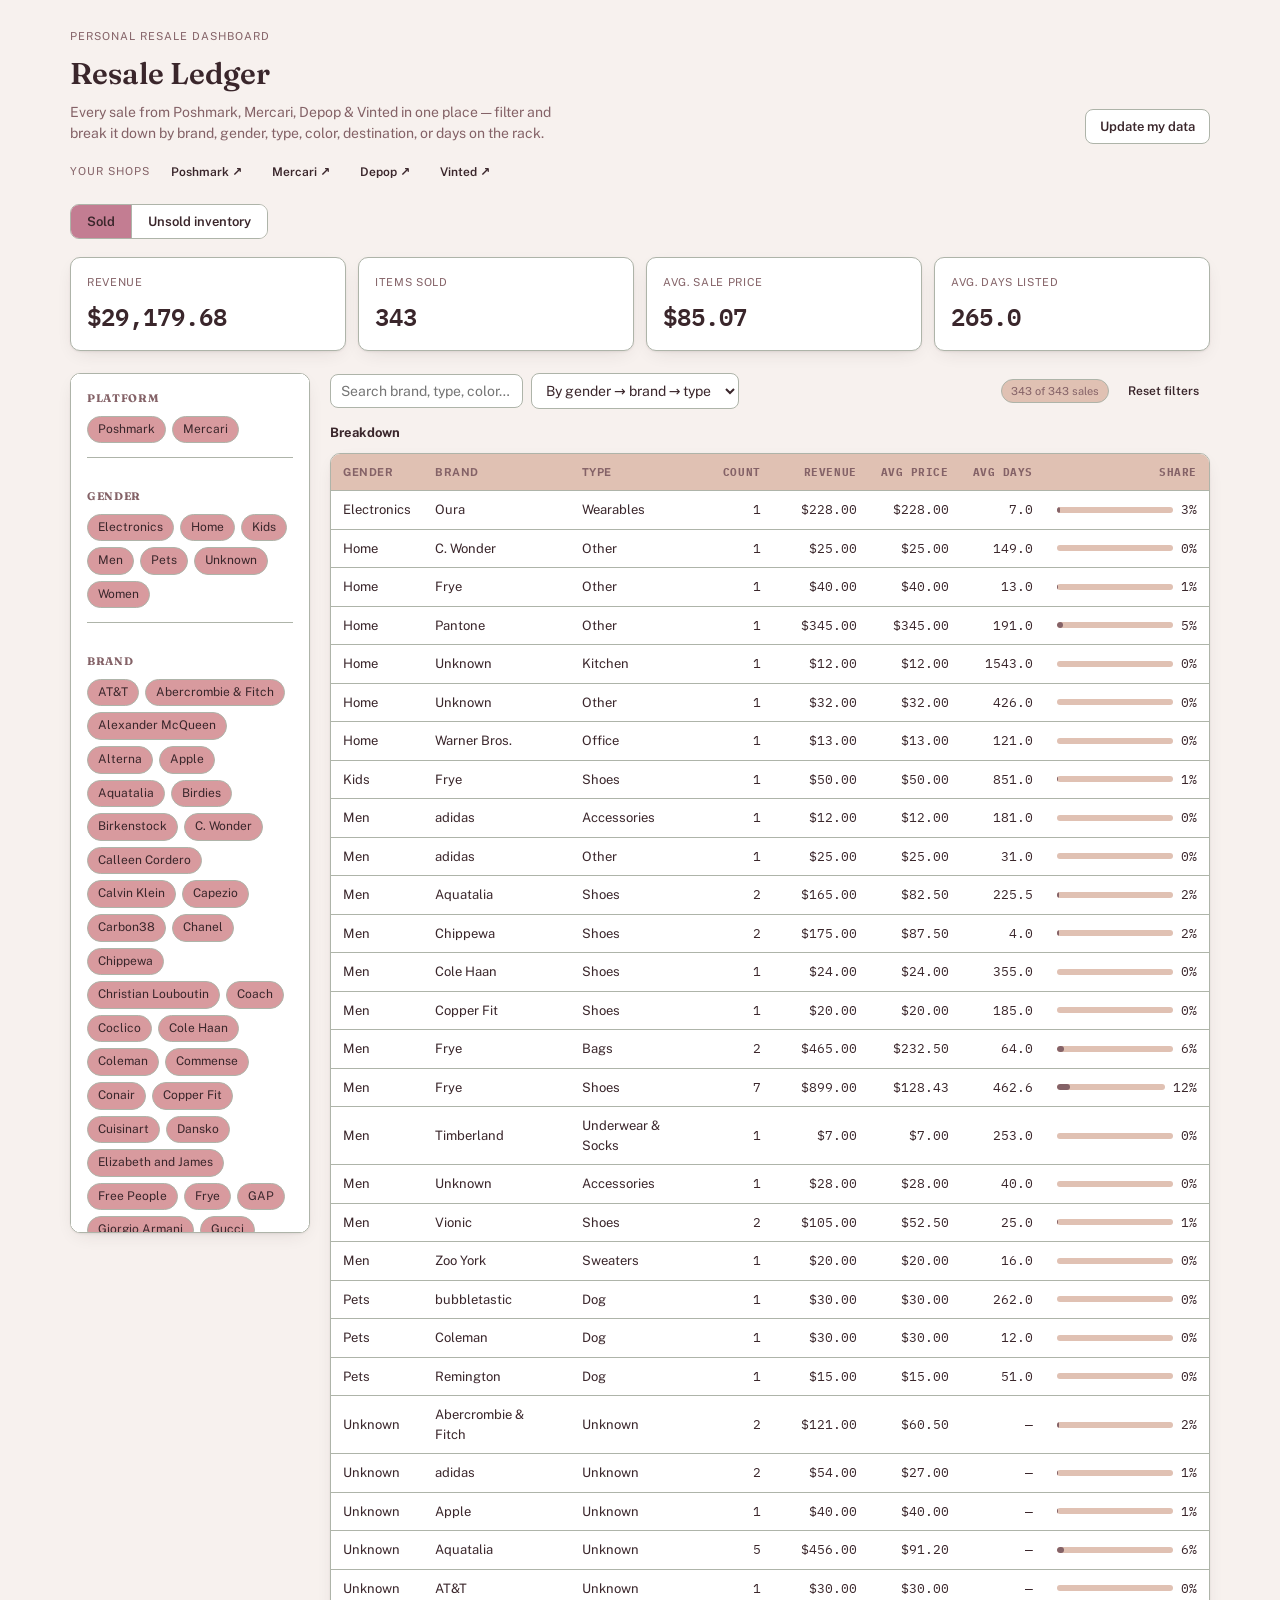
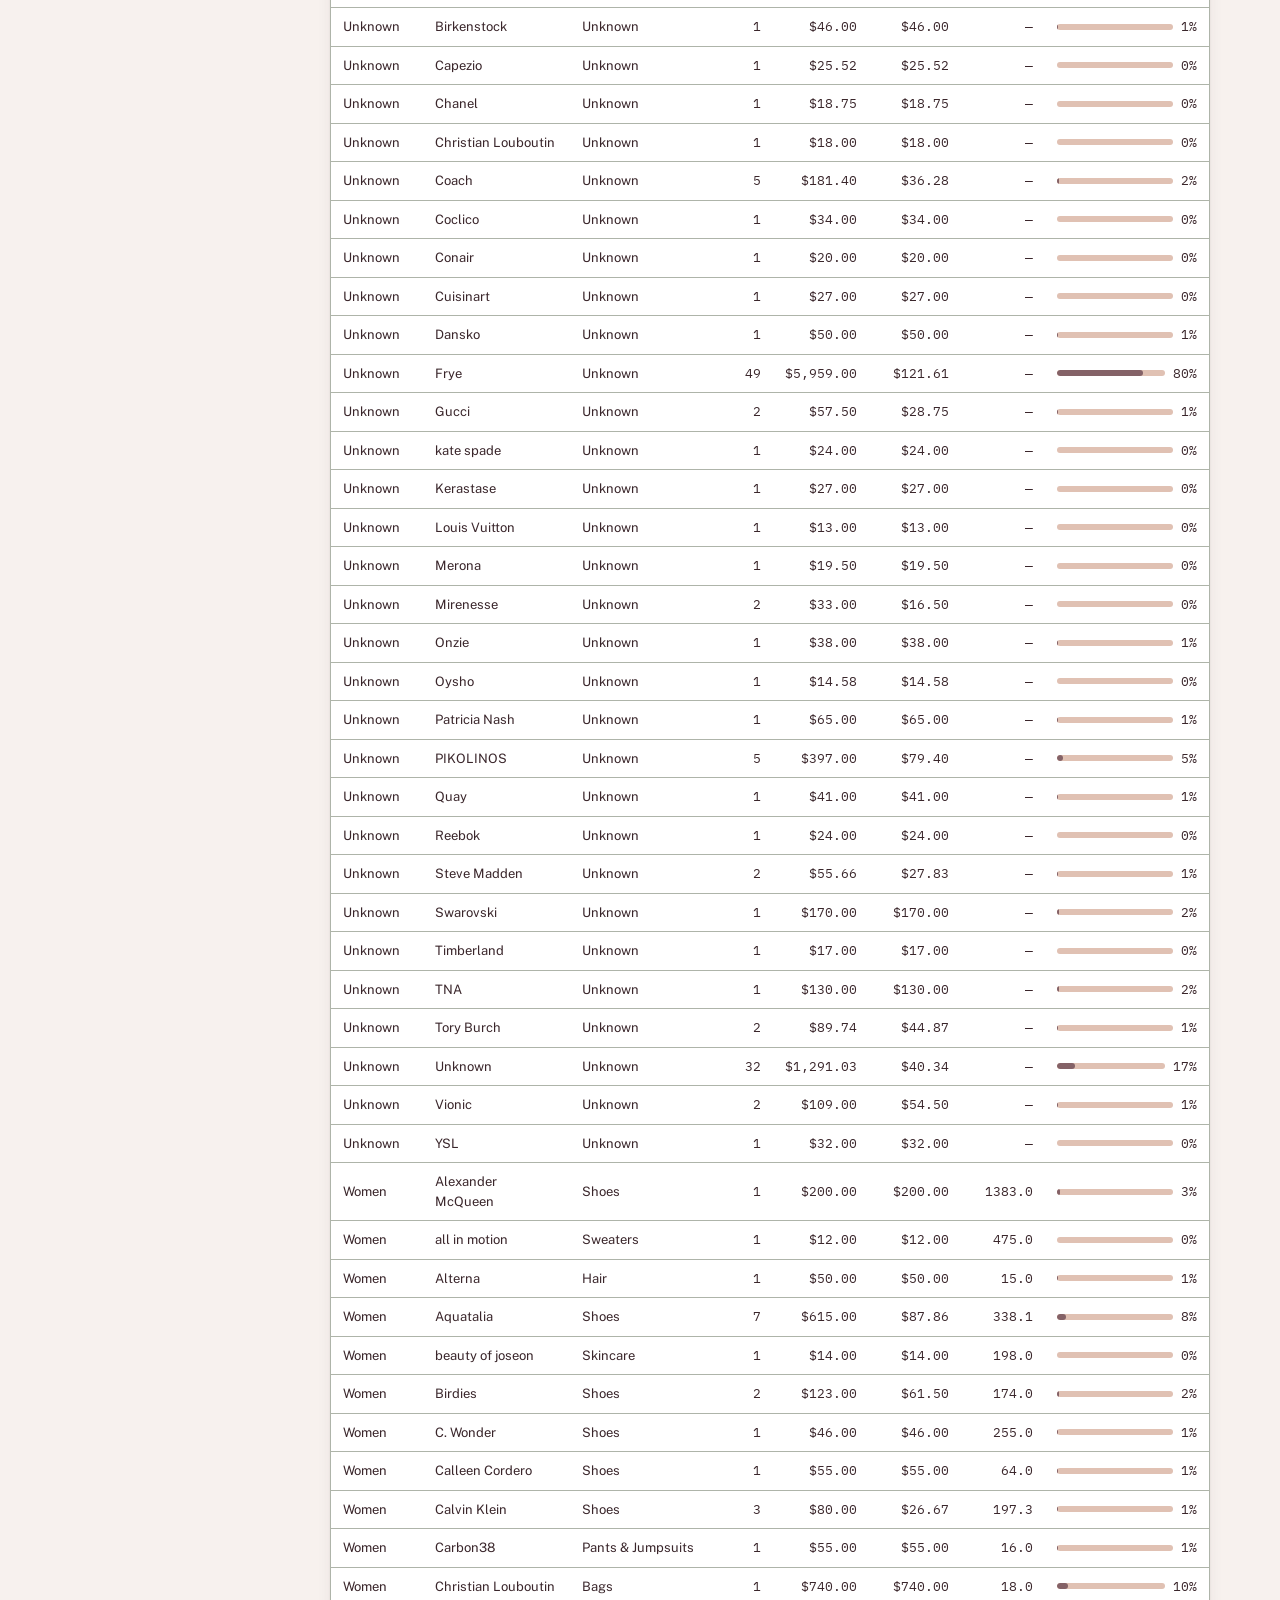
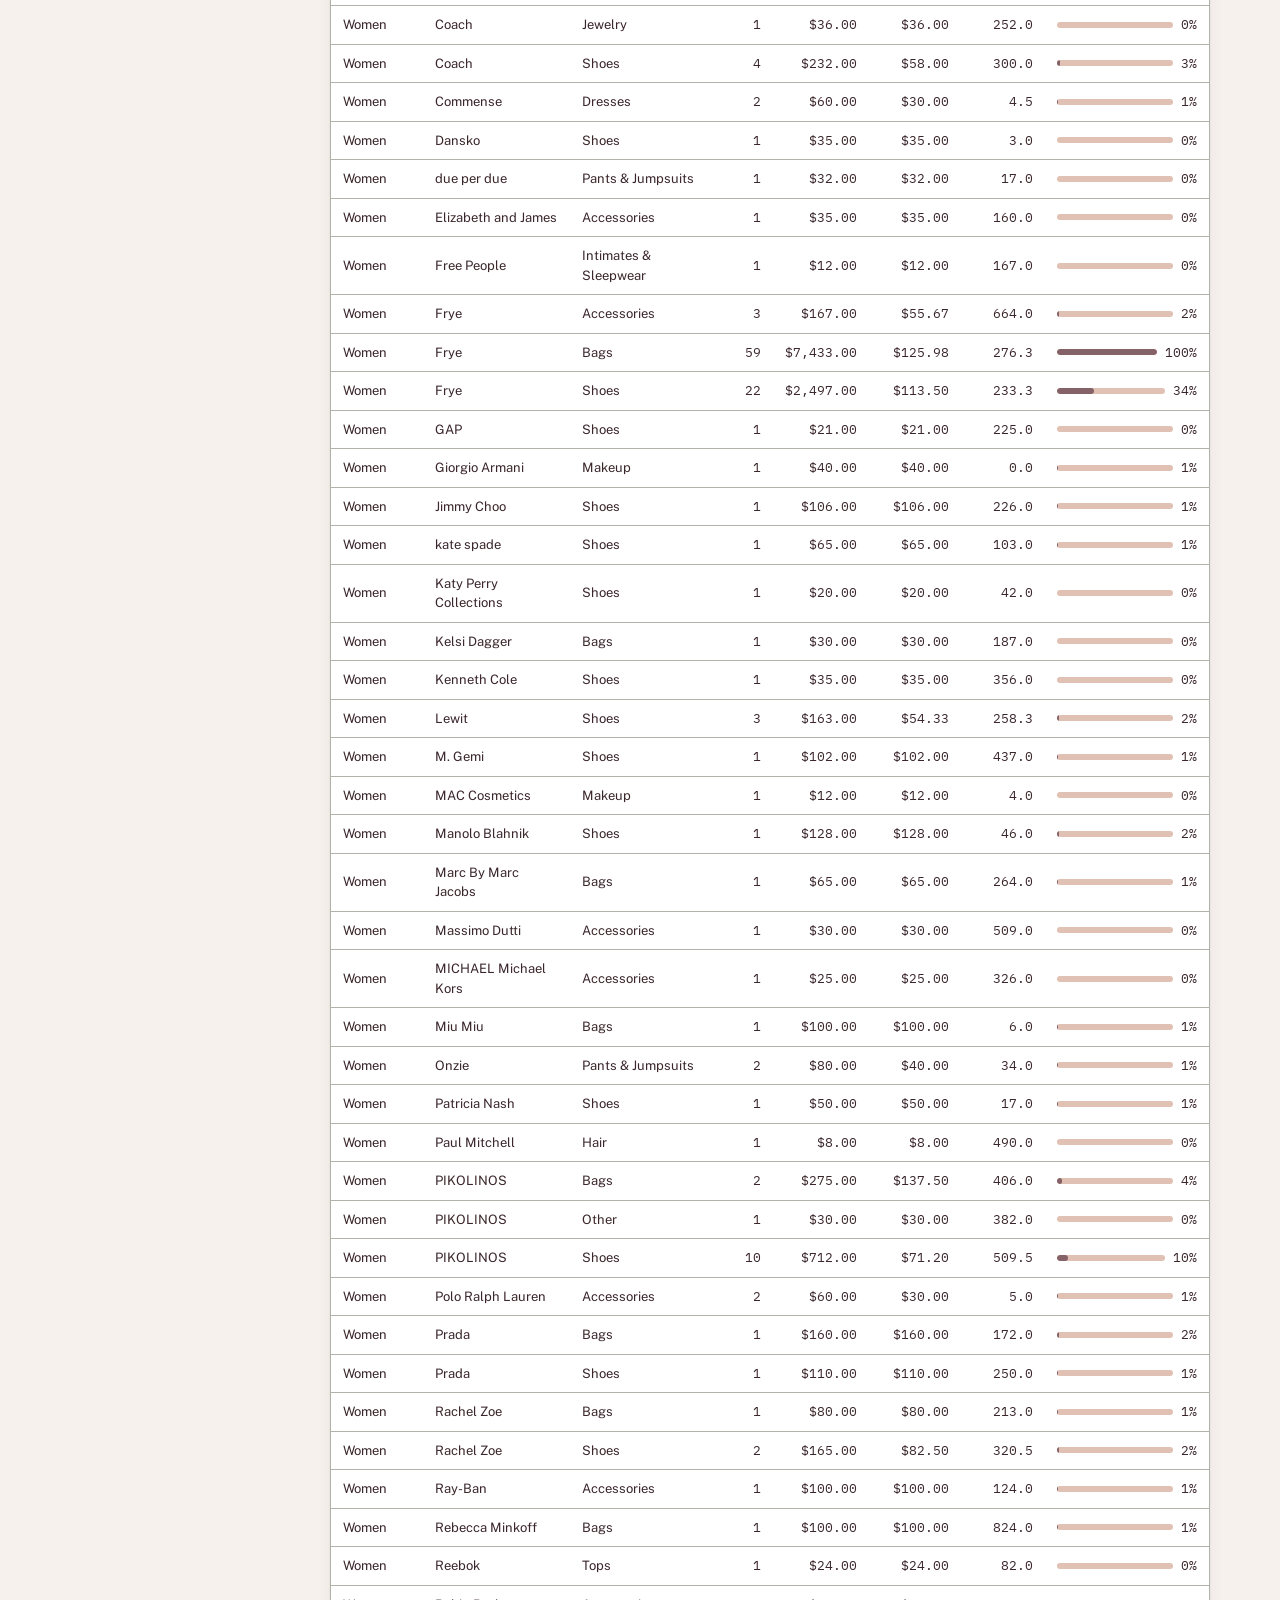
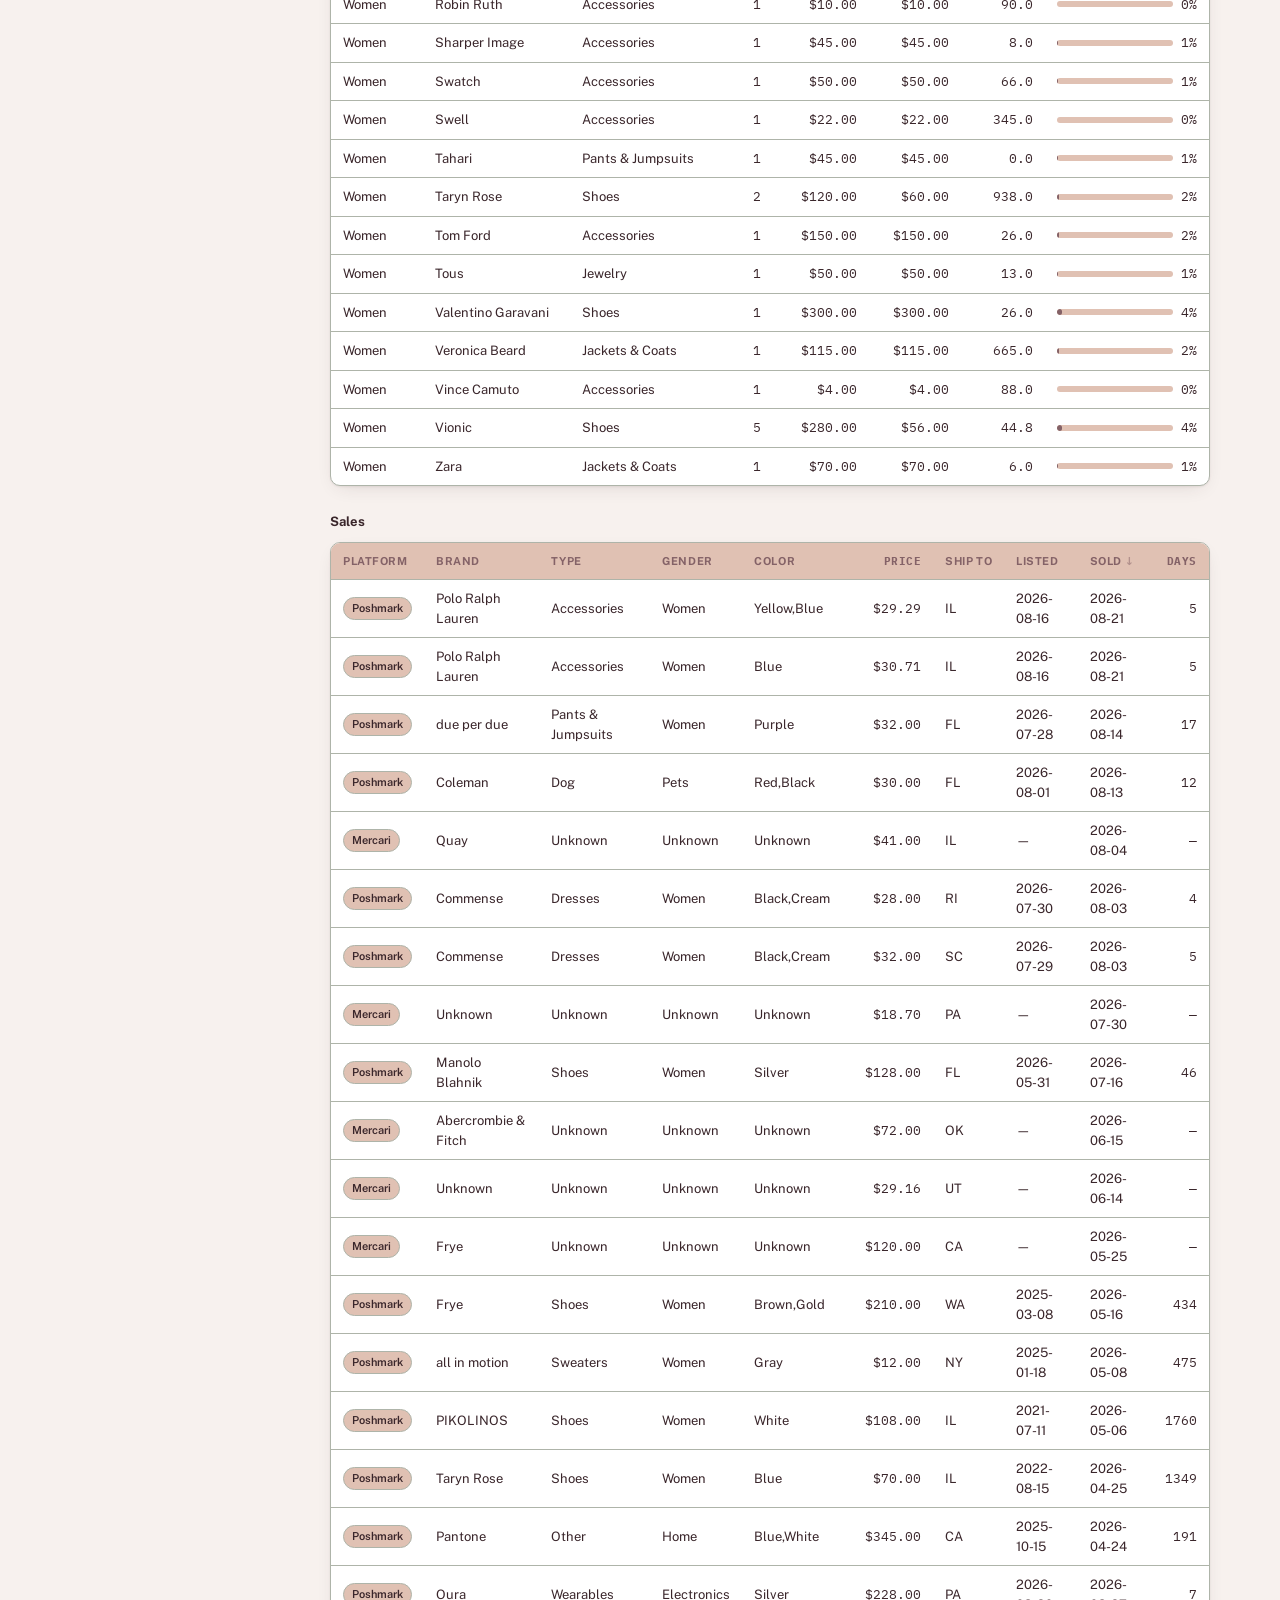
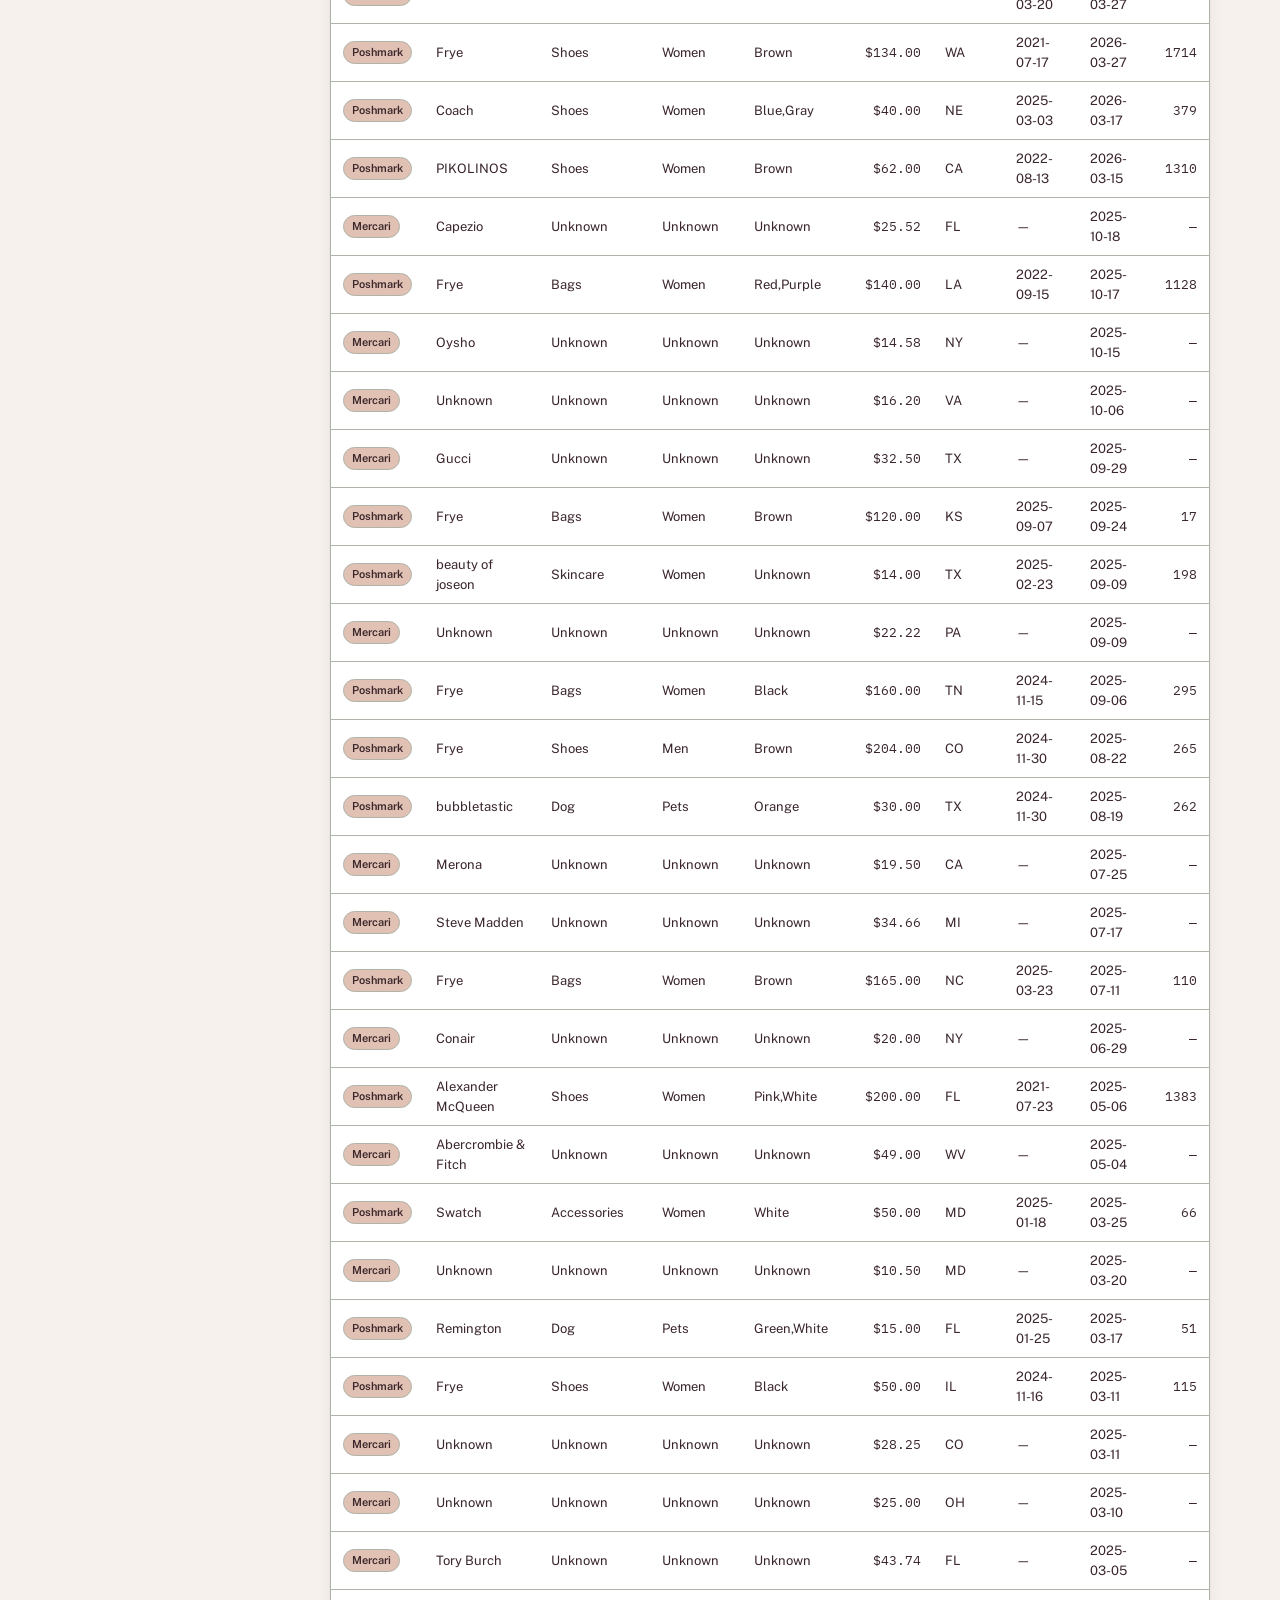
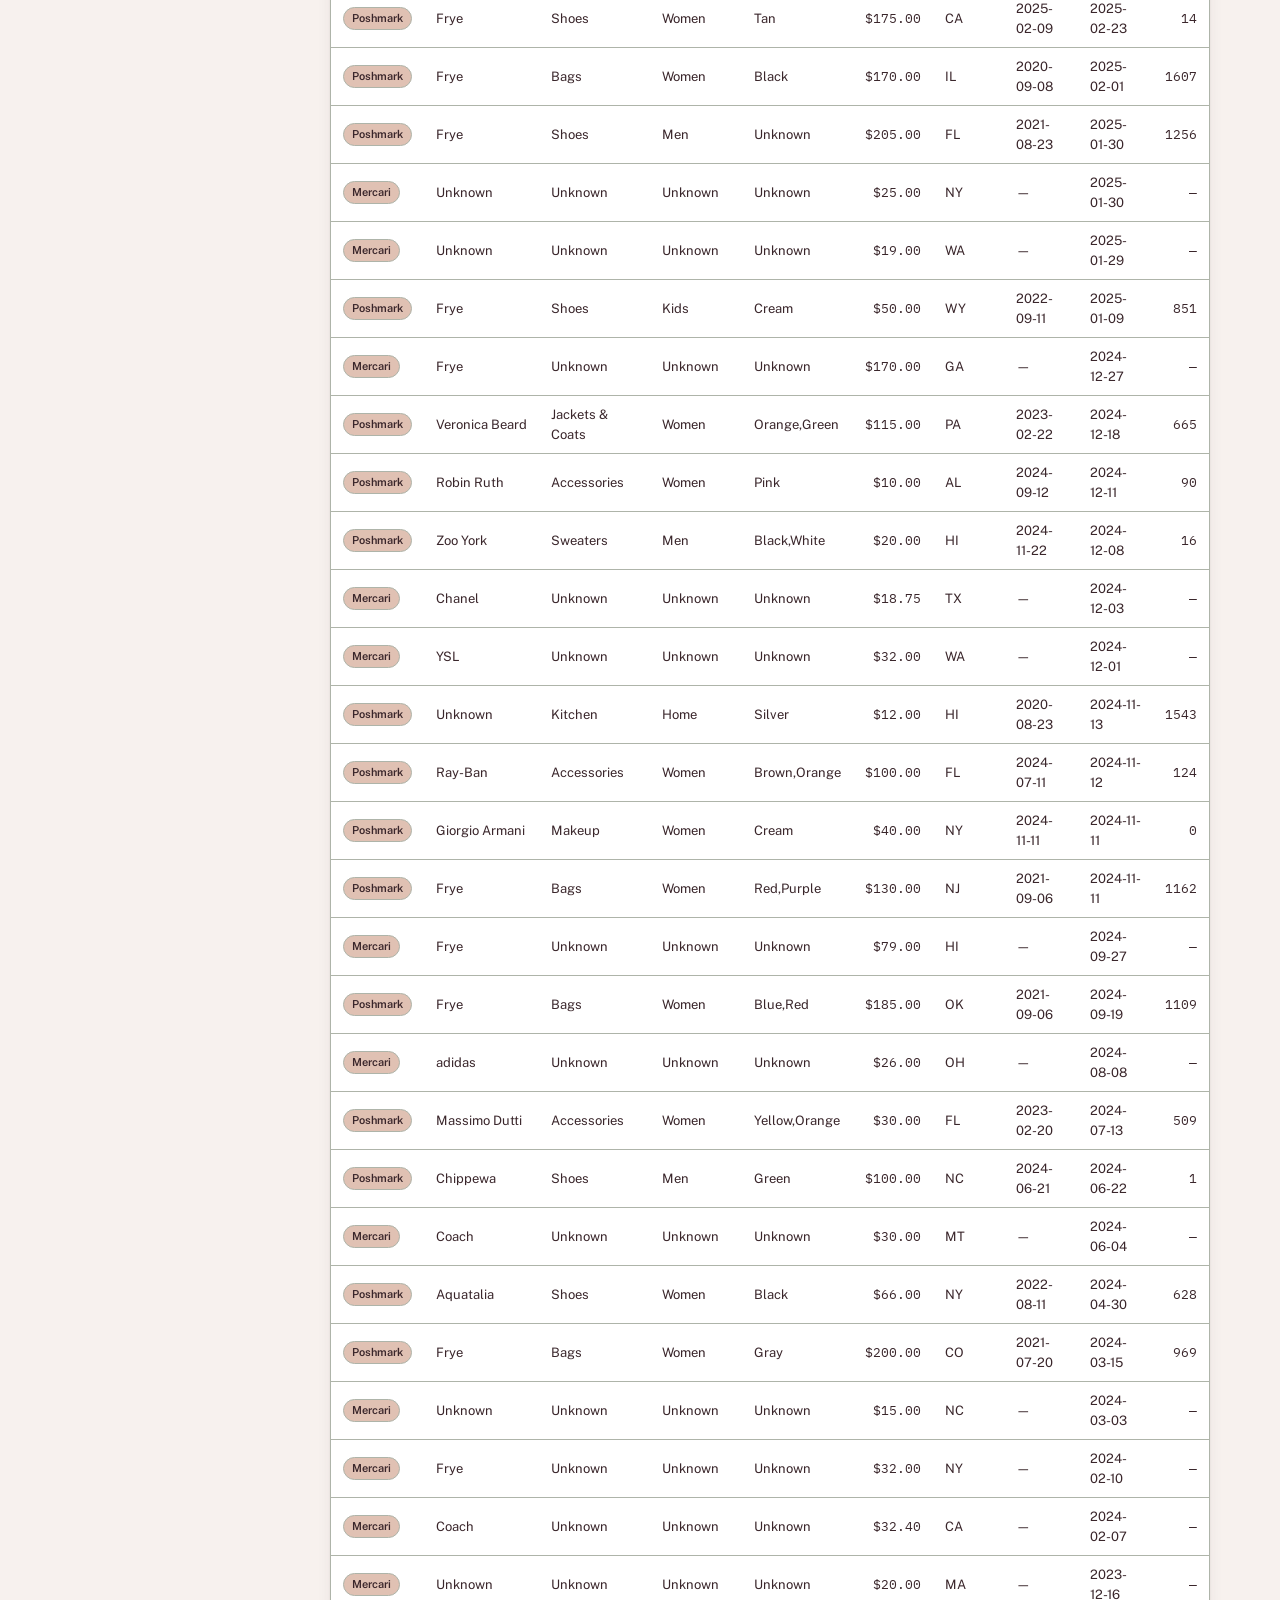
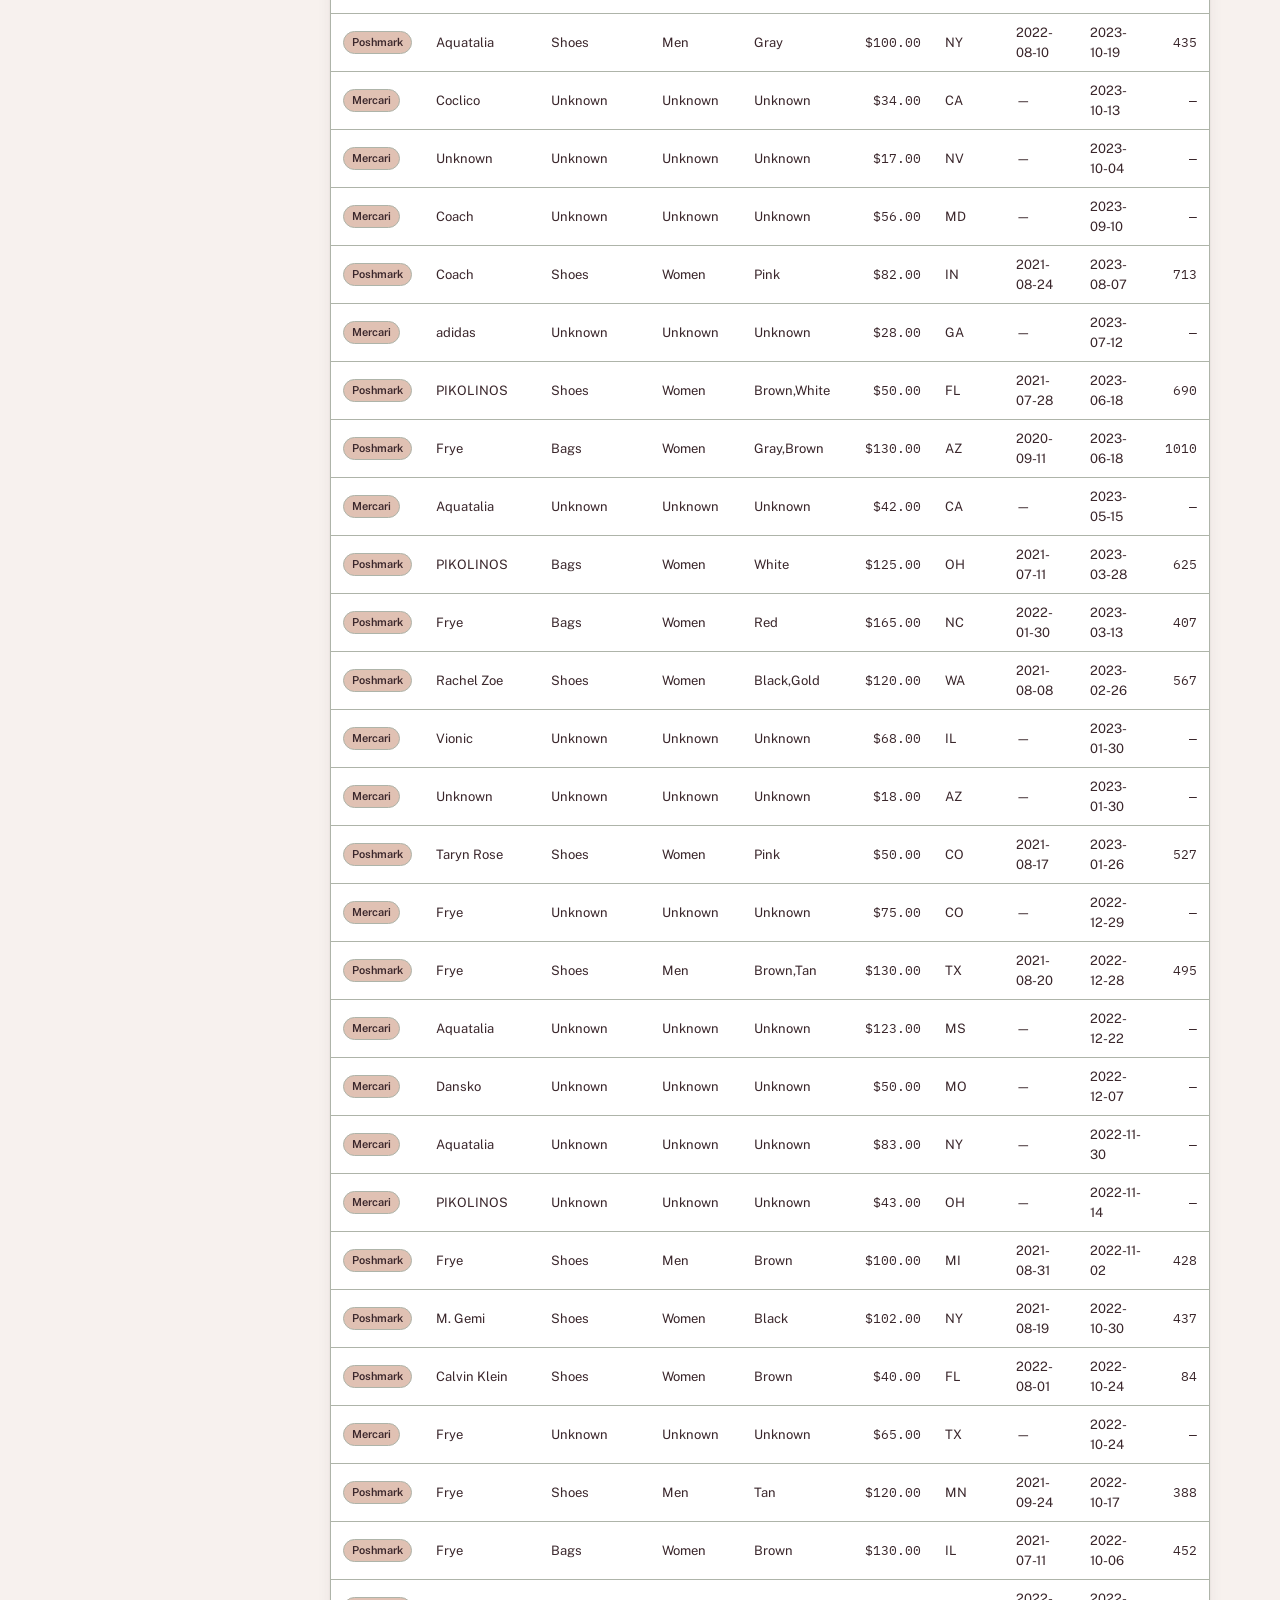
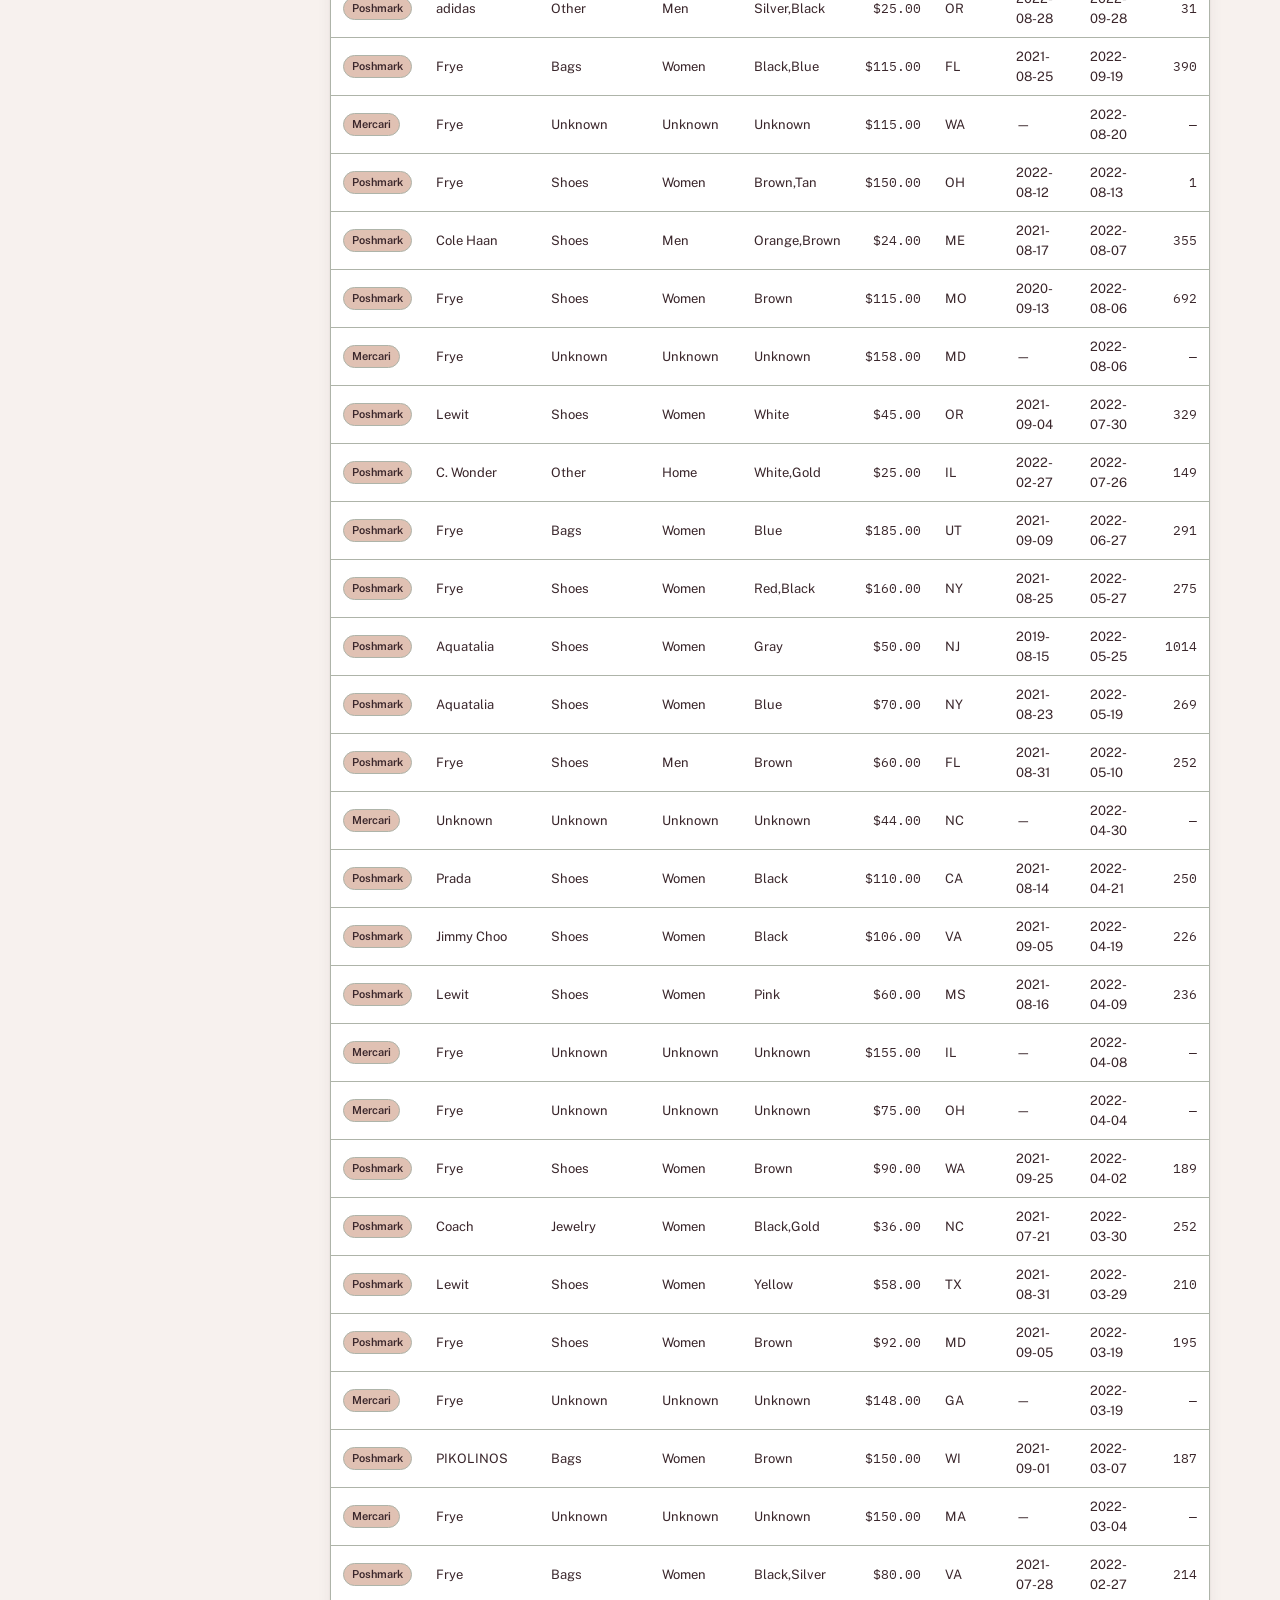
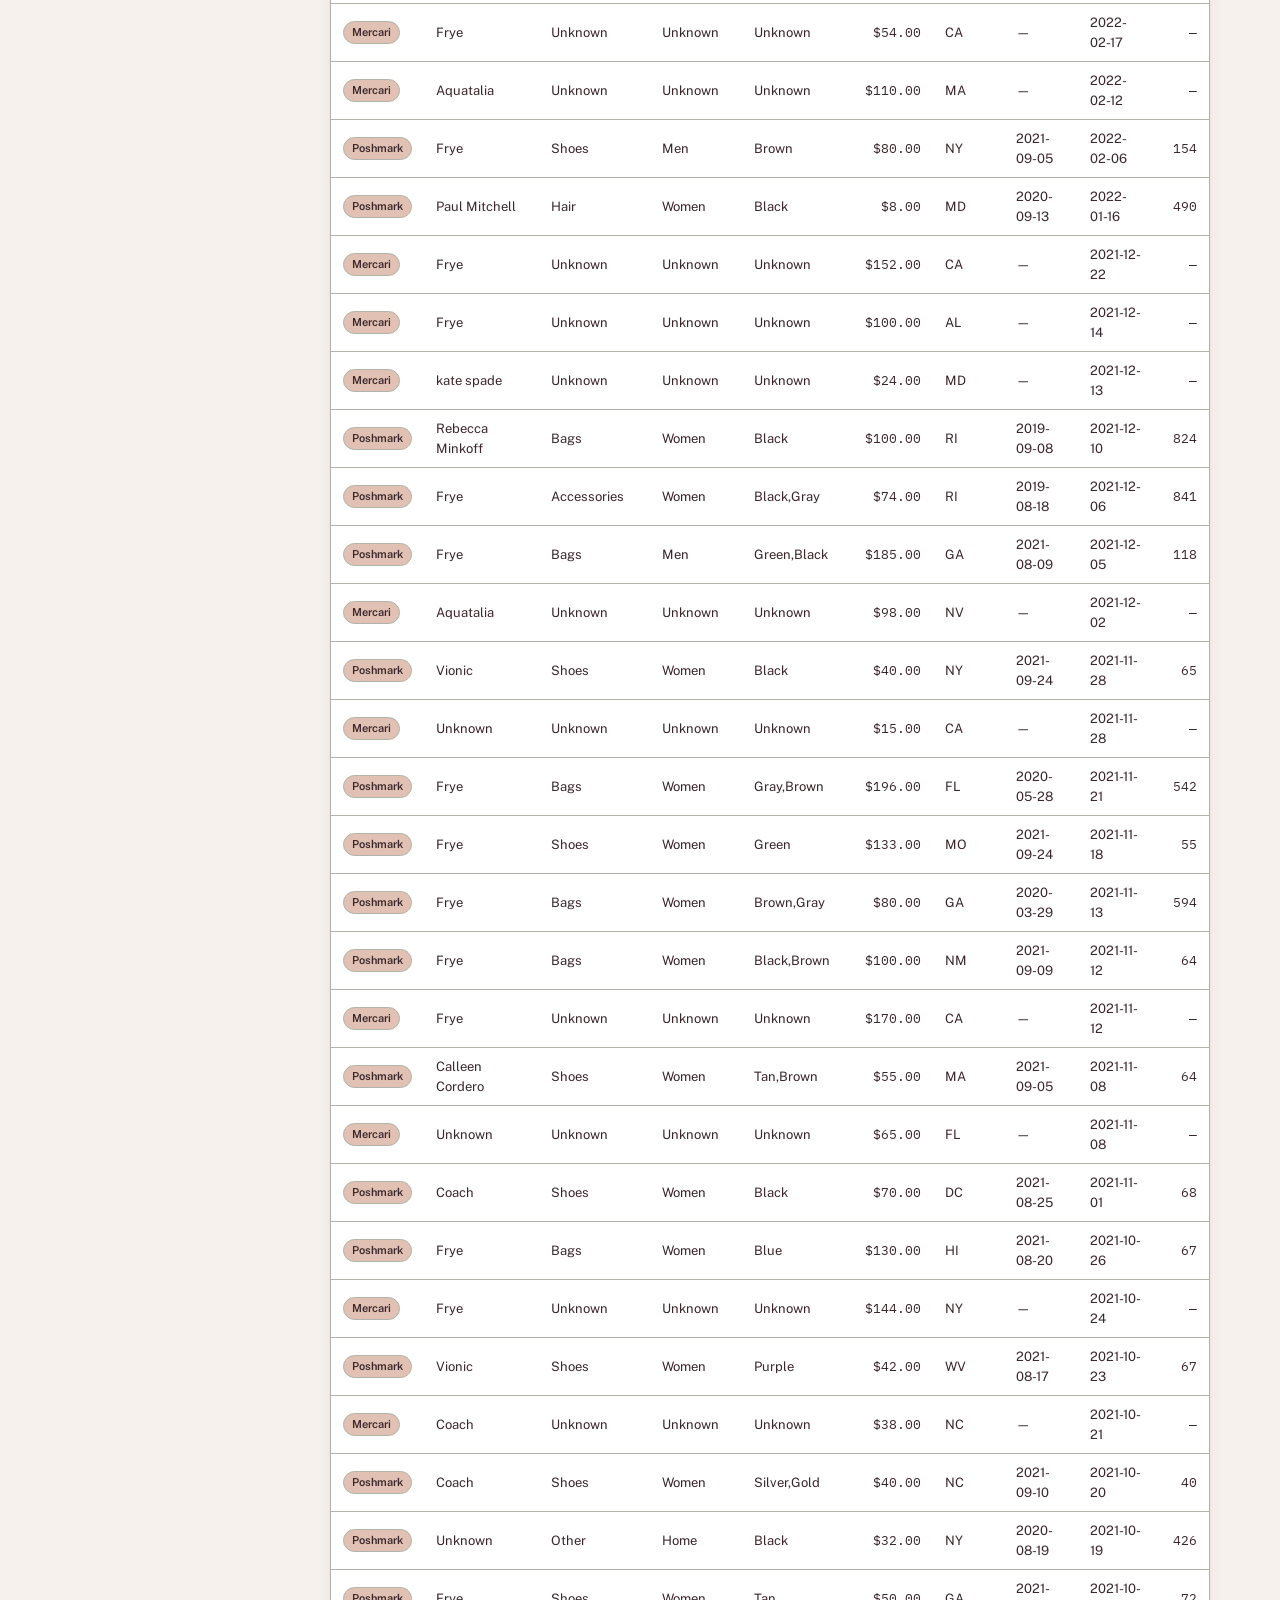
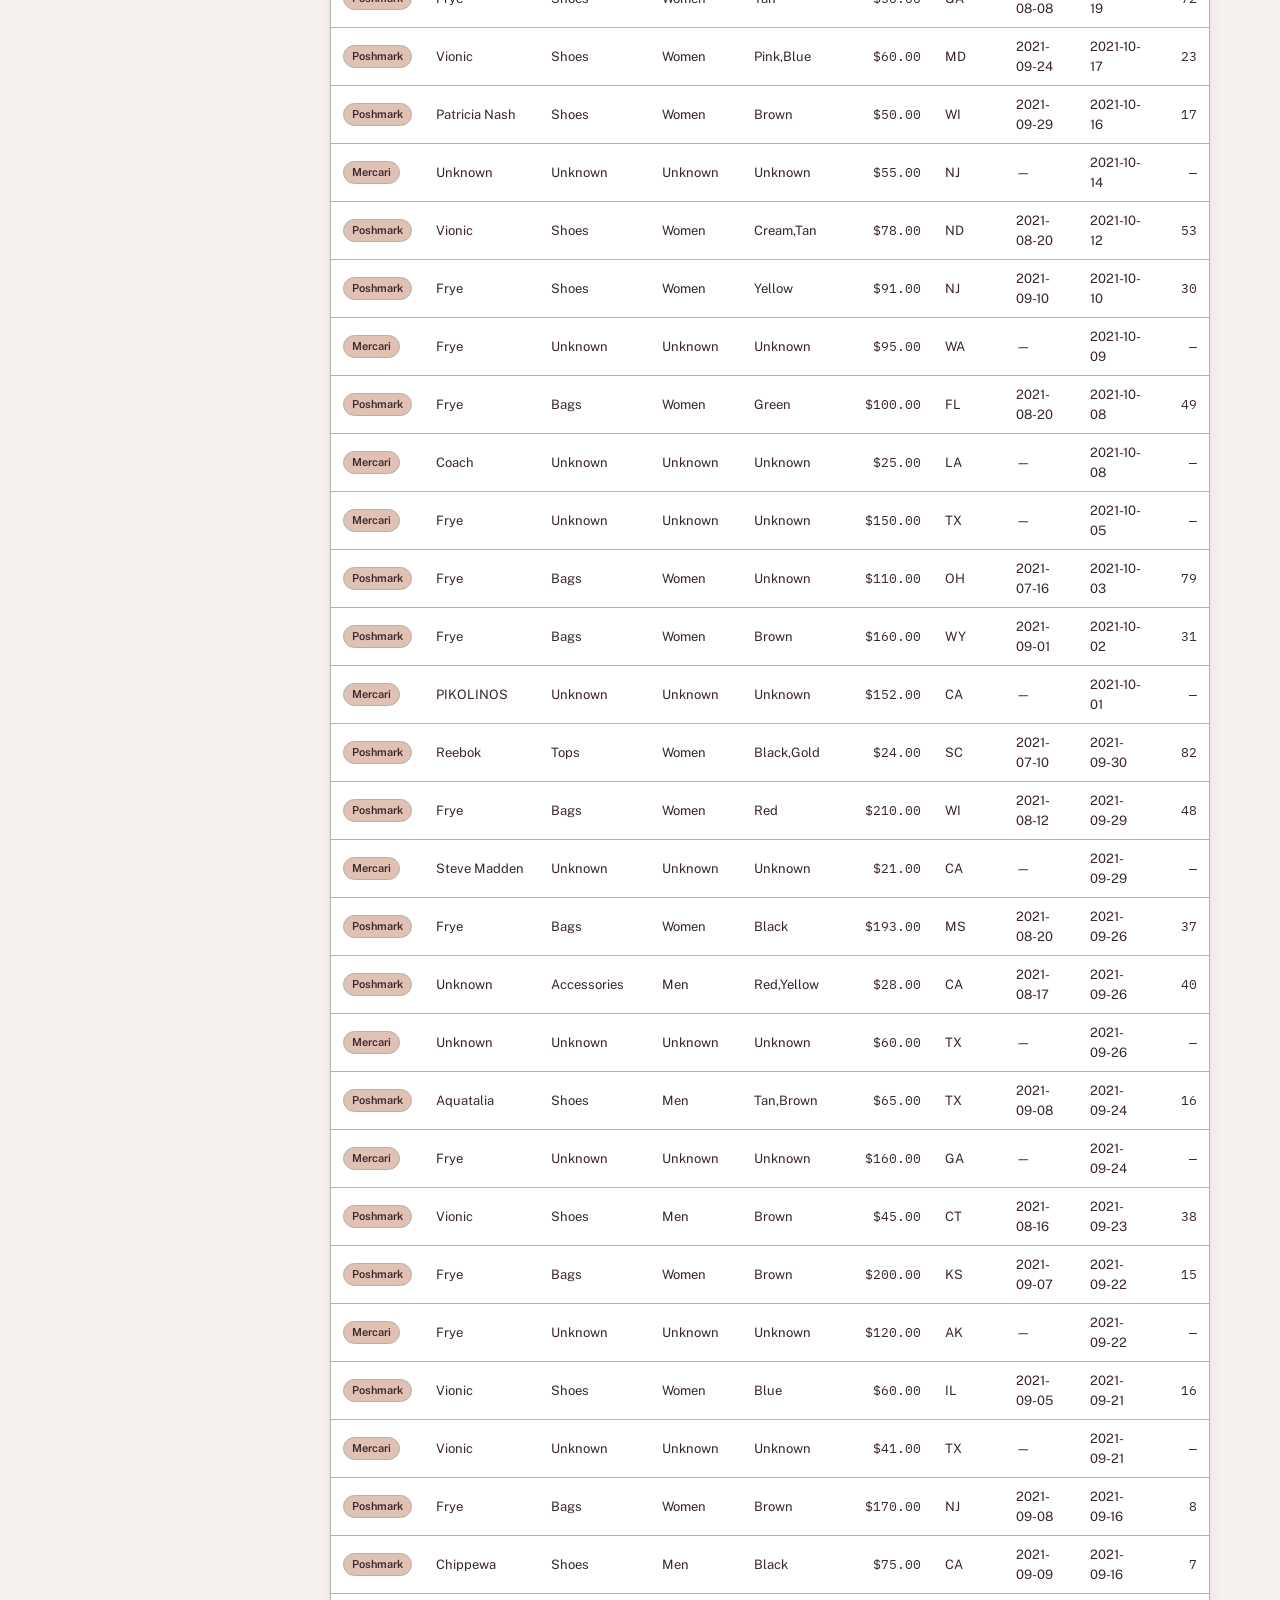
<file: index.html>
<!doctype html>
<html lang="en">
<head>
<meta charset="utf-8">
<meta name="viewport" content="width=device-width, initial-scale=1">
<title>Resale Ledger</title>
<link rel="stylesheet" href="styles.css">

<!-- Add to Home Screen / PWA support -->
<link rel="manifest" href="manifest.json">
<meta name="theme-color" content="#006d77">
<link rel="icon" type="image/png" sizes="32x32" href="icons/favicon-32.png">
<link rel="icon" type="image/png" sizes="192x192" href="icons/icon-192.png">
<!-- iOS Safari: no manifest support, these tags do the work instead -->
<link rel="apple-touch-icon" href="icons/apple-touch-icon.png">
<meta name="apple-mobile-web-app-capable" content="yes">
<meta name="apple-mobile-web-app-status-bar-style" content="black-translucent">
<meta name="apple-mobile-web-app-title" content="Resale Ledger">
</head>
<body>

<div class="wrap">

  <header>
    <div>
      <div class="eyebrow">Personal resale dashboard</div>
      <h1>Resale Ledger</h1>
      <p class="sub">Every sale from Poshmark, Mercari, Depop &amp; Vinted in one place — filter and break it down by brand, gender, type, color, destination, or days on the rack.</p>
    </div>
    <div class="header-actions">
      <button class="btn" id="btn-howto" type="button">Update my data</button>
    </div>
  </header>

  <div class="shop-links">
    <span class="shop-links-label">Your shops</span>
    <a class="btn btn-sm btn-ghost" href="https://poshmark.com/closet/omclosetgalore" target="_blank" rel="noopener noreferrer">Poshmark ↗</a>
    <a class="btn btn-sm btn-ghost" href="https://www.mercari.com/u/the305closet/?sv=0" target="_blank" rel="noopener noreferrer">Mercari ↗</a>
    <a class="btn btn-sm btn-ghost" href="https://www.depop.com/suerunsthecloset/" target="_blank" rel="noopener noreferrer">Depop ↗</a>
    <a class="btn btn-sm btn-ghost" href="https://www.vinted.com/member/3175198571" target="_blank" rel="noopener noreferrer">Vinted ↗</a>
  </div>

  <div class="view-toggle" role="tablist" id="view-toggle">
    <button class="view-tab active" data-view="sold" type="button" role="tab" aria-selected="true">Sold</button>
    <button class="view-tab" data-view="unsold" type="button" role="tab" aria-selected="false">Unsold inventory</button>
  </div>

  <div class="banner" id="sample-banner" hidden>
    <span class="tag">Sample data</span>
    <span>You're looking at placeholder rows shipped in <code>/data</code>. Click <strong>Update my data</strong> for how to swap in your real exports.</span>
  </div>

  <div class="banner error" id="error-banner" hidden></div>

  <section class="kpis" id="kpi-row"></section>

  <div class="layout">
    <aside class="panel sidebar" id="sidebar"></aside>

    <main>
      <div class="toolbar">
        <div class="toolbar-left">
          <input type="text" class="search" id="search-box" placeholder="Search brand, type, color…">
          <select class="select" id="groupby-select">
            <option value="none">No breakdown</option>
            <option value="brand">By brand</option>
            <option value="gender">By gender</option>
            <option value="type">By type</option>
            <option value="color">By color</option>
            <option value="platform">By platform</option>
            <option value="shipTo">By ship-to</option>
            <option value="gender-brand-type" selected>By gender → brand → type</option>
          </select>
        </div>
        <div class="toolbar-left">
          <span class="count-badge" id="result-count">0 of 0 sales</span>
          <button class="btn btn-ghost btn-sm" id="btn-reset" type="button">Reset filters</button>
        </div>
      </div>

      <div class="main-block">
        <div class="section-title">Breakdown</div>
        <div class="table-wrap"><div id="breakdown-table"></div></div>
      </div>

      <div class="main-block">
        <div class="section-title" id="table-title">Sales</div>
        <div class="table-wrap"><div id="sales-table"></div></div>
      </div>
    </main>
  </div>

  <footer>Data loads from the CSV files in <code>/data</code> at page load — edit those files and redeploy to update.</footer>
</div>

<!-- How-to-update modal -->
<div class="modal-backdrop" id="howto-modal" hidden>
  <div class="modal">
    <button class="btn btn-ghost btn-sm close-x" id="btn-close-howto" type="button">Close</button>
    <h2>Updating your data</h2>
    <p class="hint">This site has no database — your sales and inventory live in eight plain CSV files (four sold, four unsold). Two ways to update them:</p>
    <p><strong>1. Permanently (redeploy):</strong> export from each marketplace as CSV, replace the matching file in <code>/data</code> — <code>poshmark.csv</code> / <code>mercari.csv</code> / <code>depop.csv</code> / <code>vinted.csv</code> for sold, or the <code>*-unsold.csv</code> versions for still-listed items — keep the same column headers (or see <code>README.md</code> for the alias list this page recognizes), then redeploy on Netlify.</p>
    <p><strong>2. Preview only (this browser tab, right now):</strong> pick sold or unsold, a platform, and a CSV file below — it merges into the tables without touching your deployed files. Refresh the page and it's gone.</p>
    <div class="tabs" id="preview-status-tabs"></div>
    <div class="tabs" id="preview-platform-tabs"></div>
    <div class="file-row">
      <input type="file" id="preview-file-input" accept=".csv,text/csv">
      <button class="btn btn-primary btn-sm" id="btn-preview-load" type="button">Load preview</button>
    </div>
  </div>
</div>

<div class="toast" id="toast"></div>

<script src="app.js"></script>
</body>
</html>
</file>
<file: styles.css>
@import url('https://fonts.googleapis.com/css2?family=Fraunces:opsz,wght@9..144,500;9..144,600;9..144,700&family=Public+Sans:wght@400;500;600;700&family=IBM+Plex+Mono:wght@400;500;600&display=swap');

:root{
  /* light theme: Ash Grey / Almond Silk / Rosy Taupe / Old Rose / Smoky Rose */
  --bg:#f7f1ee;
  --surface:#ffffff;
  --surface-2:#e0c1b3;
  --ink:#3a262b;
  --muted:#846267;
  --line:#aeb4a9;
  --accent:#c37d92;
  --accent-ink:#3a262b;
  --accent-2:#846267;
  --good:#5f7f5a;
  --warn:#ad7d3c;
  --bad:#a83f4c;
  --bad-ink:#ffffff;
  --chip-bg:#d89a9e;
  --chip-bg-active:#c37d92;
  --chip-ink-active:#3a262b;
  --shadow:0 1px 2px rgba(58,38,43,.08),0 6px 20px -8px rgba(58,38,43,.16);
  --radius:10px;
}
@media (prefers-color-scheme: dark){
  :root:not([data-theme="light"]){
    /* dark theme: Stormy Teal / Pearl Aqua / Alice Blue / mint */
    --bg:#006d77; --surface:#0a7f8a; --surface-2:#0f8e9a; --ink:#edf6f9; --muted:#cbe6e2;
    --line:rgba(237,246,249,.16); --accent:#83c5be; --accent-ink:#04252a; --accent-2:#7dcfb6;
    --good:#6fbf8b; --warn:#d9a24f; --bad:#e08080; --bad-ink:#04252a;
    --chip-bg:#0a7f8a; --chip-bg-active:#83c5be; --chip-ink-active:#04252a;
    --shadow:0 1px 2px rgba(0,20,22,.35),0 8px 24px -10px rgba(0,20,22,.55);
  }
}
:root[data-theme="dark"]{
  --bg:#006d77; --surface:#0a7f8a; --surface-2:#0f8e9a; --ink:#edf6f9; --muted:#cbe6e2;
  --line:rgba(237,246,249,.16); --accent:#83c5be; --accent-ink:#04252a; --accent-2:#7dcfb6;
  --good:#6fbf8b; --warn:#d9a24f; --bad:#e08080; --bad-ink:#04252a;
  --chip-bg:#0a7f8a; --chip-bg-active:#83c5be; --chip-ink-active:#04252a;
  --shadow:0 1px 2px rgba(0,20,22,.35),0 8px 24px -10px rgba(0,20,22,.55);
}

*{box-sizing:border-box;}
[hidden]{display:none !important;}
html,body{margin:0;}
body{
  background:var(--bg); color:var(--ink);
  font-family:'Public Sans',system-ui,-apple-system,Segoe UI,sans-serif;
  font-size:14px; line-height:1.5;
}
h1,h2,h3{font-family:'Fraunces',Georgia,serif;text-wrap:balance;margin:0;}
.num{font-family:'IBM Plex Mono',ui-monospace,monospace;font-variant-numeric:tabular-nums;}
button,select,input{font-family:inherit;font-size:inherit;color:inherit;}
a{color:var(--accent);}

.wrap{max-width:1180px;margin:0 auto;padding:28px 20px 80px;}

header{display:flex;flex-wrap:wrap;justify-content:space-between;gap:16px;align-items:flex-end;margin-bottom:18px;}
header .eyebrow{font-size:11px;letter-spacing:.09em;text-transform:uppercase;color:var(--muted);margin-bottom:6px;}
header h1{font-size:30px;font-weight:600;}
header p.sub{margin:6px 0 0;color:var(--muted);max-width:56ch;}
.header-actions{display:flex;gap:8px;flex-wrap:wrap;}

.btn{
  display:inline-flex;align-items:center;gap:6px;
  padding:9px 14px;border-radius:8px;border:1px solid var(--line);
  background:var(--surface);color:var(--ink);cursor:pointer;font-weight:600;font-size:13px;
  transition:border-color .15s, transform .05s;
}
.btn:hover{border-color:var(--accent);}
.btn:active{transform:translateY(1px);}
.btn:focus-visible{outline:2px solid var(--accent);outline-offset:2px;}
.btn-primary{background:var(--accent);color:var(--accent-ink);border-color:var(--accent);}
.btn-primary:hover{opacity:.92;}
.btn-ghost{border-color:transparent;background:transparent;}
.btn-ghost:hover{border-color:var(--line);}
.btn-sm{padding:6px 10px;font-size:12px;}

.shop-links{display:flex;align-items:center;gap:8px;flex-wrap:wrap;margin:-6px 0 16px;}
.shop-links-label{font-size:11px;letter-spacing:.09em;text-transform:uppercase;color:var(--muted);margin-right:2px;}
.shop-links a.btn{text-decoration:none;}

.view-toggle{display:inline-flex;border:1px solid var(--line);border-radius:9px;overflow:hidden;margin-bottom:18px;}
.view-tab{padding:9px 16px;border:none;background:var(--surface);color:var(--ink);cursor:pointer;font-weight:600;font-size:13px;border-right:1px solid var(--line);}
.view-tab:last-child{border-right:none;}
.view-tab.active{background:var(--accent);color:var(--accent-ink);}
.view-tab:focus-visible{outline:2px solid var(--accent);outline-offset:-2px;}

.banner{
  display:flex;align-items:center;gap:10px;flex-wrap:wrap;
  background:var(--surface-2);border:1px dashed var(--muted);
  border-radius:var(--radius);padding:10px 14px;margin-bottom:20px;font-size:13px;color:var(--ink);
}
.banner strong{color:var(--accent);}
.banner .tag{
  font-size:10px;letter-spacing:.06em;text-transform:uppercase;font-weight:700;
  background:var(--accent);color:var(--accent-ink);padding:2px 7px;border-radius:99px;flex-shrink:0;
}
.banner.error{border-style:solid;border-color:var(--bad);}
.banner.error .tag{background:var(--bad);color:var(--bad-ink);}

.kpis{display:grid;grid-template-columns:repeat(4,1fr);gap:12px;margin-bottom:22px;}
@media (max-width:760px){.kpis{grid-template-columns:repeat(2,1fr);}}
.kpi{background:var(--surface);border:1px solid var(--line);border-radius:var(--radius);padding:16px;box-shadow:var(--shadow);}
.kpi .label{font-size:11px;letter-spacing:.06em;text-transform:uppercase;color:var(--muted);margin-bottom:8px;}
.kpi .value{font-size:24px;font-weight:600;font-family:'IBM Plex Mono',monospace;}

.layout{display:grid;grid-template-columns:240px 1fr;gap:20px;align-items:start;}
@media (max-width:860px){.layout{grid-template-columns:1fr;}}

.panel{background:var(--surface);border:1px solid var(--line);border-radius:var(--radius);padding:16px;box-shadow:var(--shadow);}
.sidebar{position:sticky;top:20px;display:flex;flex-direction:column;gap:16px;max-height:calc(100vh - 40px);overflow:auto;}
.filter-group{border-bottom:1px solid var(--line);padding-bottom:14px;margin-bottom:14px;}
.filter-group:last-child{border-bottom:none;margin-bottom:0;padding-bottom:0;}
.filter-group h3{font-size:11px;letter-spacing:.06em;text-transform:uppercase;font-weight:700;color:var(--muted);margin-bottom:9px;}
.chiplist{display:flex;flex-wrap:wrap;gap:6px;}
.chip{
  border:1px solid var(--line);background:var(--chip-bg);color:var(--ink);
  padding:5px 10px;border-radius:99px;font-size:12px;cursor:pointer;line-height:1.3;
  transition:background .1s,border-color .1s,color .1s;
}
.chip:hover{border-color:var(--accent);}
.chip.active{background:var(--chip-bg-active);color:var(--chip-ink-active);border-color:var(--chip-bg-active);font-weight:600;}
.chip:focus-visible{outline:2px solid var(--accent);outline-offset:2px;}
.range-row{display:flex;align-items:center;gap:8px;}
.range-row input[type=number]{width:100%;padding:7px 8px;border:1px solid var(--line);border-radius:6px;background:var(--surface);color:var(--ink);}
.range-hint{font-size:11px;color:var(--muted);margin-top:6px;}

.toolbar{display:flex;flex-wrap:wrap;gap:10px;align-items:center;justify-content:space-between;margin-bottom:14px;}
.toolbar-left{display:flex;gap:8px;flex-wrap:wrap;align-items:center;}
select.select, input.search{padding:8px 10px;border:1px solid var(--line);border-radius:8px;background:var(--surface);color:var(--ink);}
input.search{min-width:180px;}
.count-badge{font-size:11px;background:var(--surface-2);border:1px solid var(--line);border-radius:99px;padding:3px 9px;color:var(--muted);}

.section-title{font-size:13px;font-weight:700;margin-bottom:10px;}
.table-wrap{overflow-x:auto;border:1px solid var(--line);border-radius:var(--radius);background:var(--surface);box-shadow:var(--shadow);}
table{width:100%;border-collapse:collapse;font-size:13px;min-width:640px;}
thead th{
  text-align:left;padding:10px 12px;background:var(--surface-2);border-bottom:1px solid var(--line);
  font-size:11px;text-transform:uppercase;letter-spacing:.05em;color:var(--muted);white-space:nowrap;cursor:pointer;user-select:none;
}
thead th:hover{color:var(--accent);}
thead th.num,td.num{text-align:right;}
thead th .arrow{opacity:.5;margin-left:3px;}
tbody td{padding:9px 12px;border-bottom:1px solid var(--line);vertical-align:middle;}
tbody tr:last-child td{border-bottom:none;}
tbody tr:hover{background:var(--surface-2);}
.platform-tag{display:inline-block;padding:2px 8px;border-radius:99px;font-size:11px;font-weight:600;background:var(--surface-2);border:1px solid var(--line);}
.bar-cell{display:flex;align-items:center;gap:8px;min-width:140px;}
.bar-track{flex:1;height:6px;border-radius:99px;background:var(--surface-2);overflow:hidden;}
.bar-fill{height:100%;background:var(--accent-2);border-radius:99px;}
.sample-dot{display:inline-block;width:6px;height:6px;border-radius:99px;background:var(--warn);margin-right:6px;vertical-align:middle;}
.empty{padding:36px 16px;text-align:center;color:var(--muted);}
.main-block{margin-bottom:26px;}

.modal-backdrop{position:fixed;inset:0;background:rgba(20,16,18,.55);display:flex;align-items:flex-start;justify-content:center;padding:40px 16px;z-index:50;overflow:auto;}
.modal-backdrop[hidden]{display:none;}
.modal{background:var(--surface);border-radius:14px;max-width:640px;width:100%;padding:22px;box-shadow:var(--shadow);border:1px solid var(--line);position:relative;}
.modal h2{font-size:20px;margin-bottom:4px;}
.modal p.hint{color:var(--muted);margin:4px 0 16px;font-size:13px;}
.tabs{display:flex;gap:6px;margin-bottom:14px;flex-wrap:wrap;}
.tab-btn{padding:7px 12px;border-radius:8px;border:1px solid var(--line);background:var(--surface-2);cursor:pointer;font-size:12px;font-weight:600;}
.tab-btn.active{background:var(--accent);color:var(--accent-ink);border-color:var(--accent);}
.file-row{display:flex;align-items:center;gap:10px;flex-wrap:wrap;margin-bottom:6px;}
.modal-actions{display:flex;justify-content:flex-end;gap:8px;margin-top:16px;}
.close-x{position:absolute;top:16px;right:16px;}
code{background:var(--surface-2);padding:1px 6px;border-radius:5px;font-family:'IBM Plex Mono',monospace;font-size:12px;}

.toast{
  position:fixed;bottom:20px;left:50%;transform:translateX(-50%);
  background:var(--ink);color:var(--bg);padding:10px 18px;border-radius:99px;font-size:13px;font-weight:600;
  box-shadow:var(--shadow);z-index:60;opacity:0;pointer-events:none;transition:opacity .2s, transform .2s;
}
.toast.show{opacity:1;transform:translateX(-50%) translateY(-4px);}

footer{margin-top:30px;color:var(--muted);font-size:12px;text-align:center;}
footer code{font-size:11px;}

@media (prefers-reduced-motion: reduce){*{transition:none !important;animation:none !important;}}
</file>
